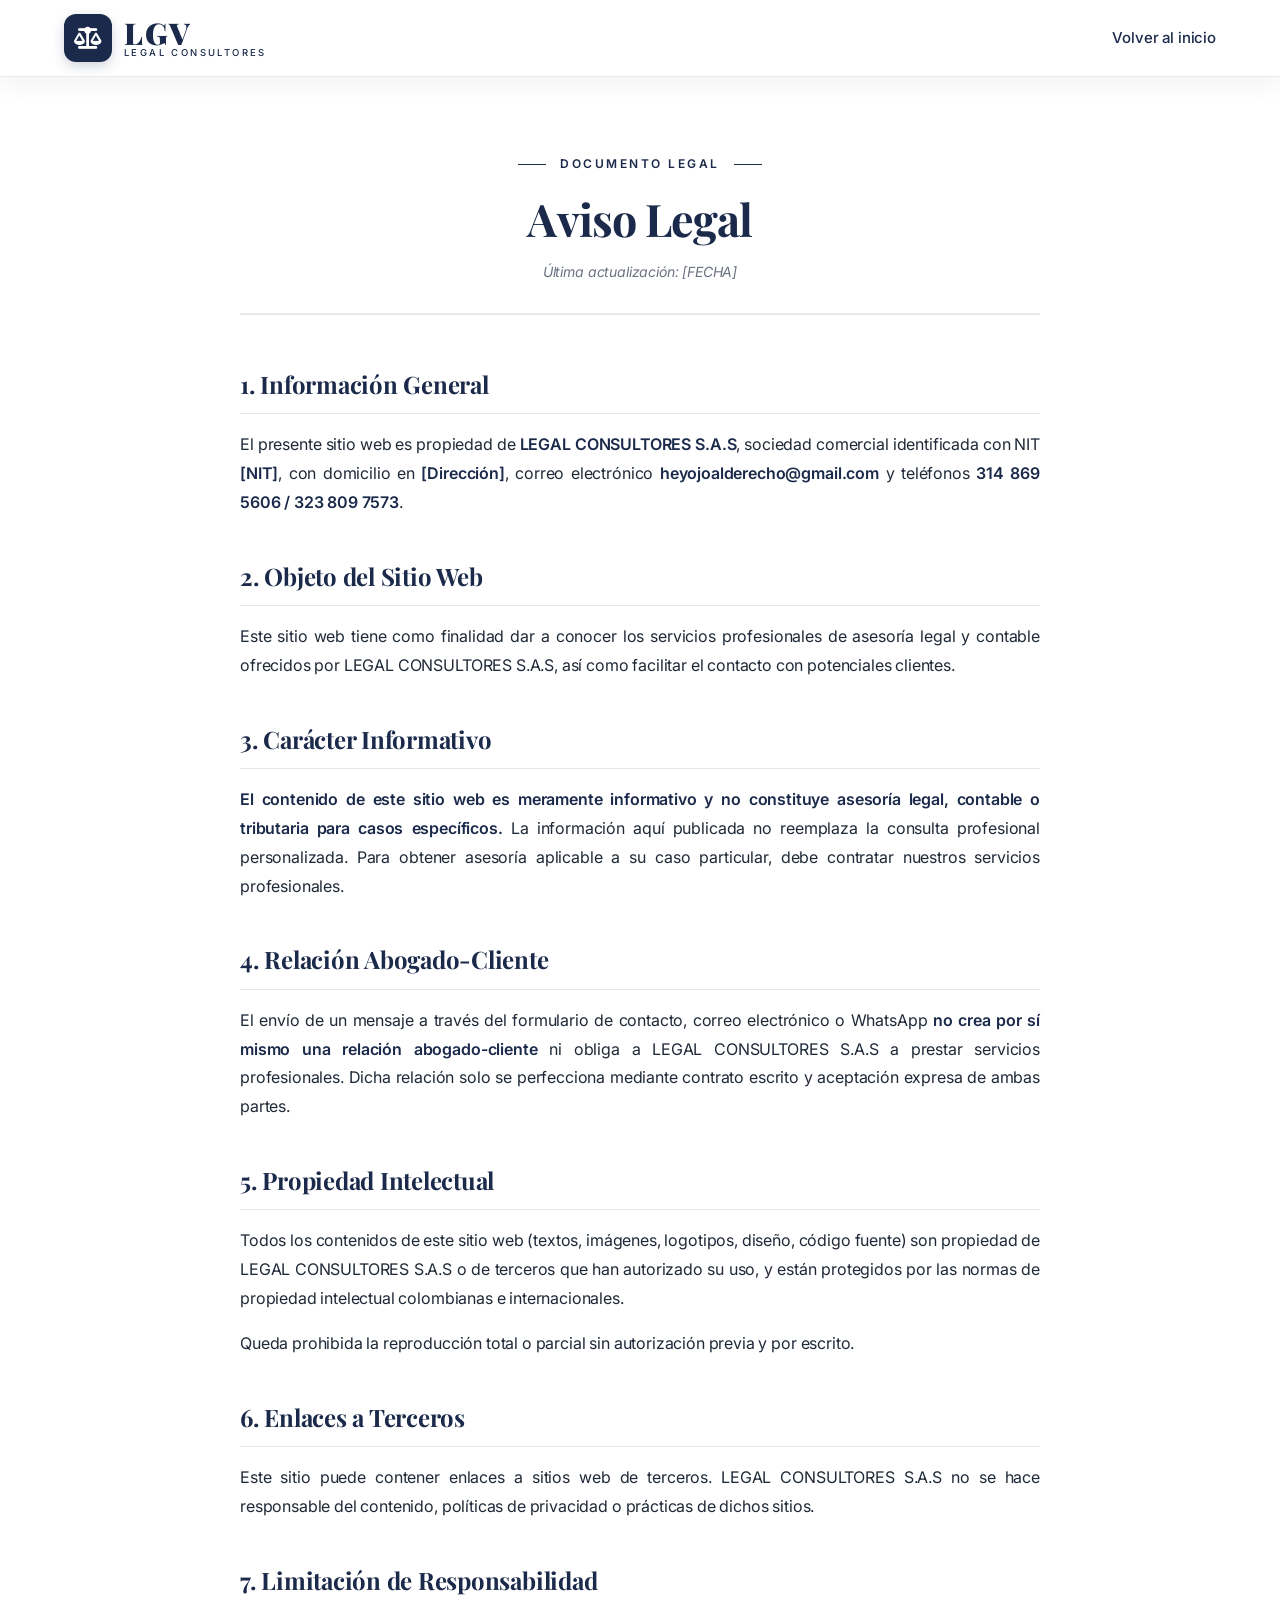
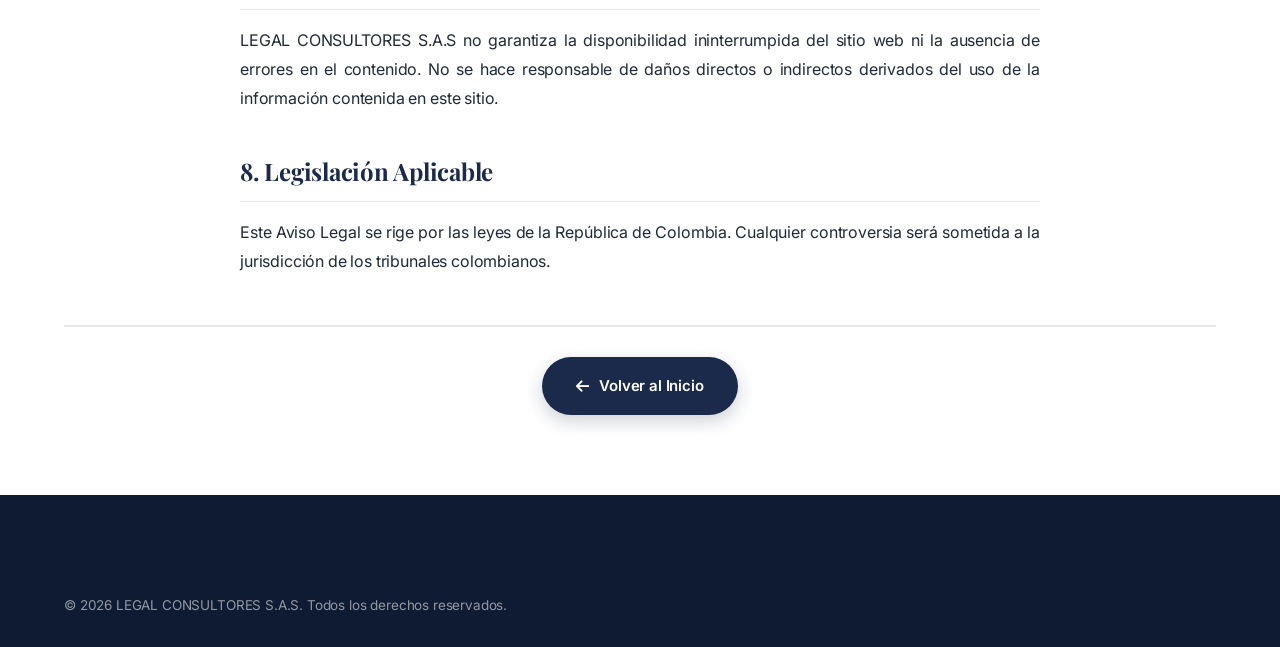
<file: aviso-legal.html>
<!DOCTYPE html>
<html lang="es">
<head>
    <meta charset="UTF-8">
    <meta name="viewport" content="width=device-width, initial-scale=1.0">
    <meta name="description" content="Aviso Legal de LEGAL CONSULTORES S.A.S">
    <title>Aviso Legal | LEGAL CONSULTORES S.A.S</title>
    <link rel="icon" type="image/svg+xml" href="favicon.svg">
    <link rel="preconnect" href="https://fonts.googleapis.com">
    <link rel="preconnect" href="https://fonts.gstatic.com" crossorigin>
    <link href="https://fonts.googleapis.com/css2?family=Playfair+Display:wght@600;700;900&family=Inter:wght@300;400;500;600;700&display=swap" rel="stylesheet">
    <link rel="stylesheet" href="https://cdnjs.cloudflare.com/ajax/libs/font-awesome/6.4.0/css/all.min.css">
    <link rel="stylesheet" href="styles.css">
</head>
<body class="legal-page">

    <header class="header header--scrolled">
        <div class="container header__container">
            <a href="index.html" class="logo">
                <span class="logo__icon"><i class="fas fa-balance-scale"></i></span>
                <div class="logo__text">
                    <span class="logo__title">LGV</span>
                    <span class="logo__subtitle">Legal Consultores</span>
                </div>
            </a>
            <nav class="nav" style="display:flex;">
                <ul class="nav__list">
                    <li><a href="index.html" class="nav__link">Volver al inicio</a></li>
                </ul>
            </nav>
        </div>
    </header>

    <main class="legal-content">
        <div class="container">
            <div class="legal-header">
                <span class="section__tag">Documento Legal</span>
                <h1 class="section__title">Aviso Legal</h1>
                <p class="legal-date">Última actualización: [FECHA]</p>
            </div>

            <div class="legal-body">
                <h2>1. Información General</h2>
                <p>
                    El presente sitio web es propiedad de <strong>LEGAL CONSULTORES S.A.S</strong>,
                    sociedad comercial identificada con NIT <strong>[NIT]</strong>, con domicilio en
                    <strong>[Dirección]</strong>, correo electrónico <strong>heyojoalderecho@gmail.com</strong>
                    y teléfonos <strong>314 869 5606 / 323 809 7573</strong>.
                </p>

                <h2>2. Objeto del Sitio Web</h2>
                <p>
                    Este sitio web tiene como finalidad dar a conocer los servicios profesionales de
                    asesoría legal y contable ofrecidos por LEGAL CONSULTORES S.A.S, así como facilitar
                    el contacto con potenciales clientes.
                </p>

                <h2>3. Carácter Informativo</h2>
                <p>
                    <strong>El contenido de este sitio web es meramente informativo y no constituye
                    asesoría legal, contable o tributaria para casos específicos.</strong> La información
                    aquí publicada no reemplaza la consulta profesional personalizada. Para obtener
                    asesoría aplicable a su caso particular, debe contratar nuestros servicios
                    profesionales.
                </p>

                <h2>4. Relación Abogado-Cliente</h2>
                <p>
                    El envío de un mensaje a través del formulario de contacto, correo electrónico o
                    WhatsApp <strong>no crea por sí mismo una relación abogado-cliente</strong> ni
                    obliga a LEGAL CONSULTORES S.A.S a prestar servicios profesionales. Dicha relación
                    solo se perfecciona mediante contrato escrito y aceptación expresa de ambas partes.
                </p>

                <h2>5. Propiedad Intelectual</h2>
                <p>
                    Todos los contenidos de este sitio web (textos, imágenes, logotipos, diseño,
                    código fuente) son propiedad de LEGAL CONSULTORES S.A.S o de terceros que han
                    autorizado su uso, y están protegidos por las normas de propiedad intelectual
                    colombianas e internacionales.
                </p>
                <p>
                    Queda prohibida la reproducción total o parcial sin autorización previa y por
                    escrito.
                </p>

                <h2>6. Enlaces a Terceros</h2>
                <p>
                    Este sitio puede contener enlaces a sitios web de terceros. LEGAL CONSULTORES
                    S.A.S no se hace responsable del contenido, políticas de privacidad o prácticas
                    de dichos sitios.
                </p>

                <h2>7. Limitación de Responsabilidad</h2>
                <p>
                    LEGAL CONSULTORES S.A.S no garantiza la disponibilidad ininterrumpida del sitio
                    web ni la ausencia de errores en el contenido. No se hace responsable de daños
                    directos o indirectos derivados del uso de la información contenida en este sitio.
                </p>

                <h2>8. Legislación Aplicable</h2>
                <p>
                    Este Aviso Legal se rige por las leyes de la República de Colombia. Cualquier
                    controversia será sometida a la jurisdicción de los tribunales colombianos.
                </p>
            </div>

            <div class="legal-actions">
                <a href="index.html" class="btn btn--primary">
                    <i class="fas fa-arrow-left"></i> Volver al Inicio
                </a>
            </div>
        </div>
    </main>

    <footer class="footer">
        <div class="container">
            <div class="footer__bottom" style="padding: 30px 0;">
                <p>&copy; <span id="year"></span> LEGAL CONSULTORES S.A.S. Todos los derechos reservados.</p>
            </div>
        </div>
    </footer>

    <script>
        document.getElementById('year').textContent = new Date().getFullYear();
    </script>
</body>
</html>
</file>
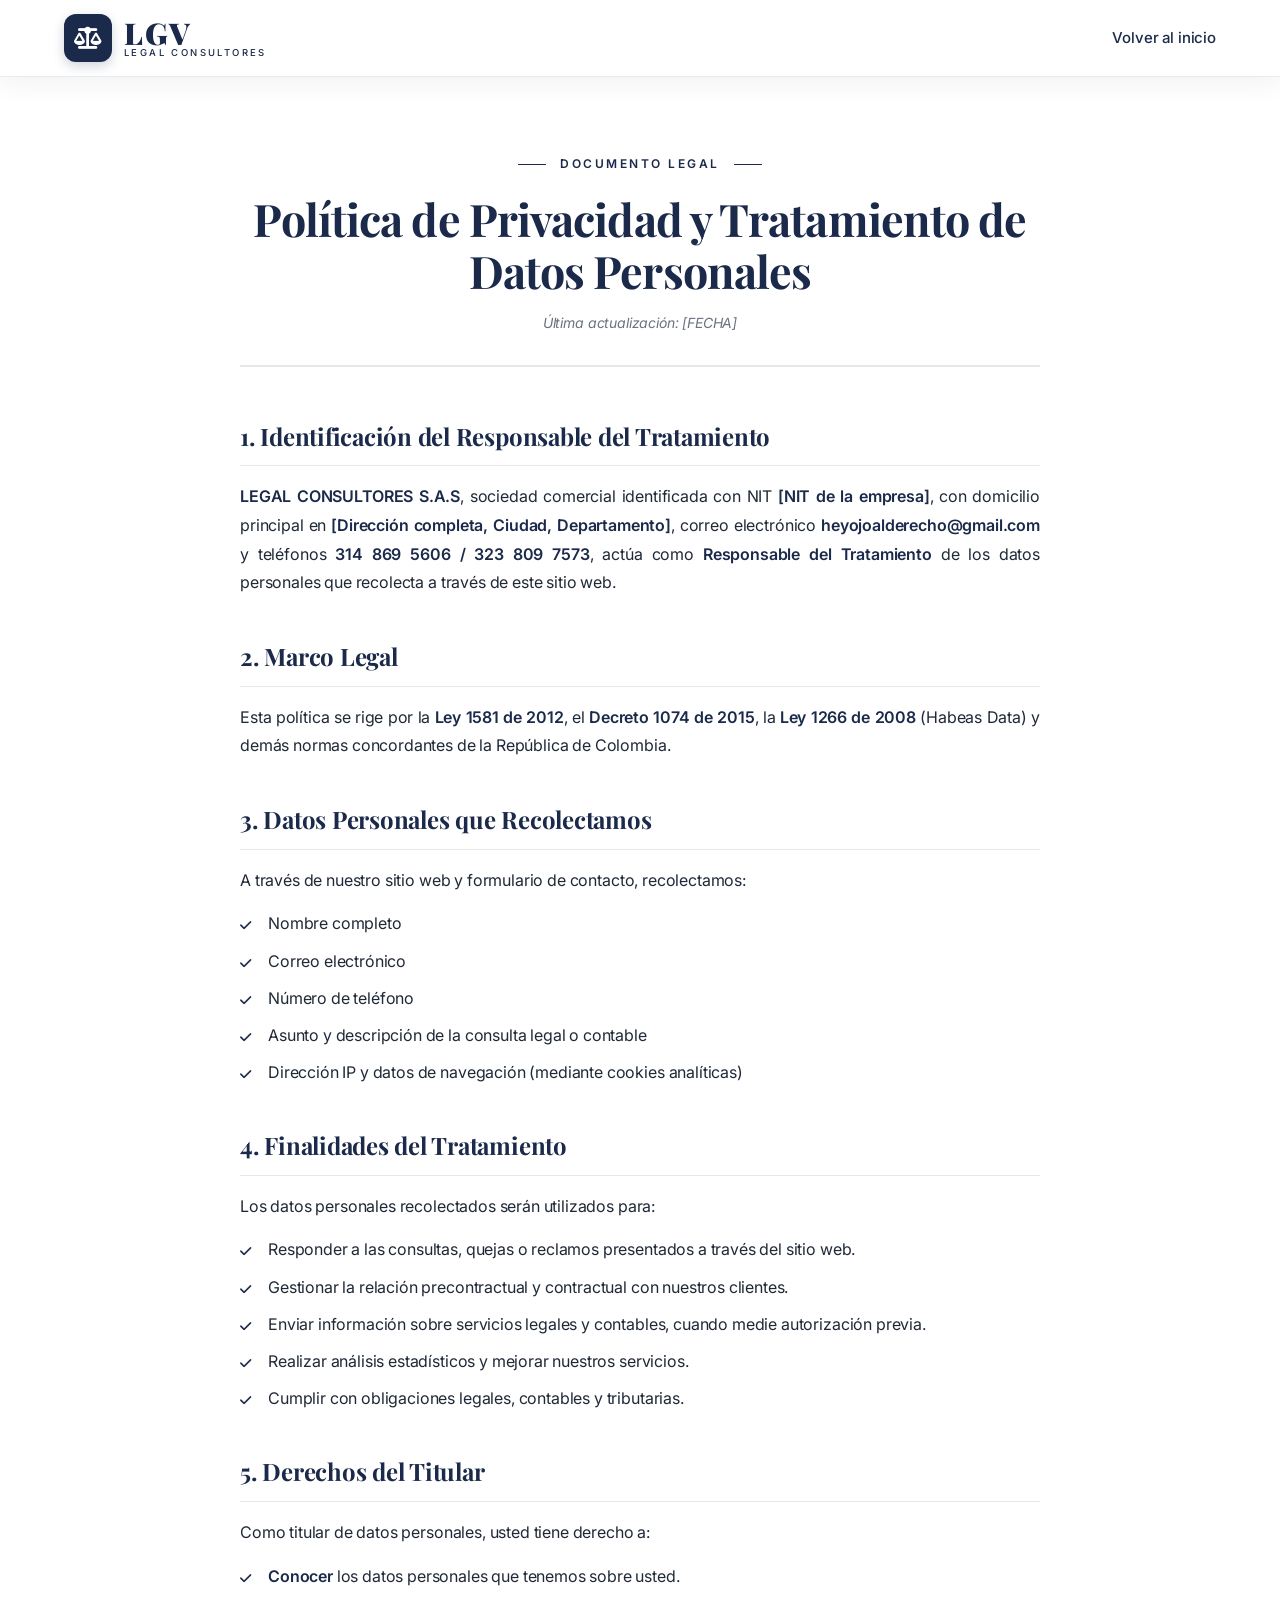
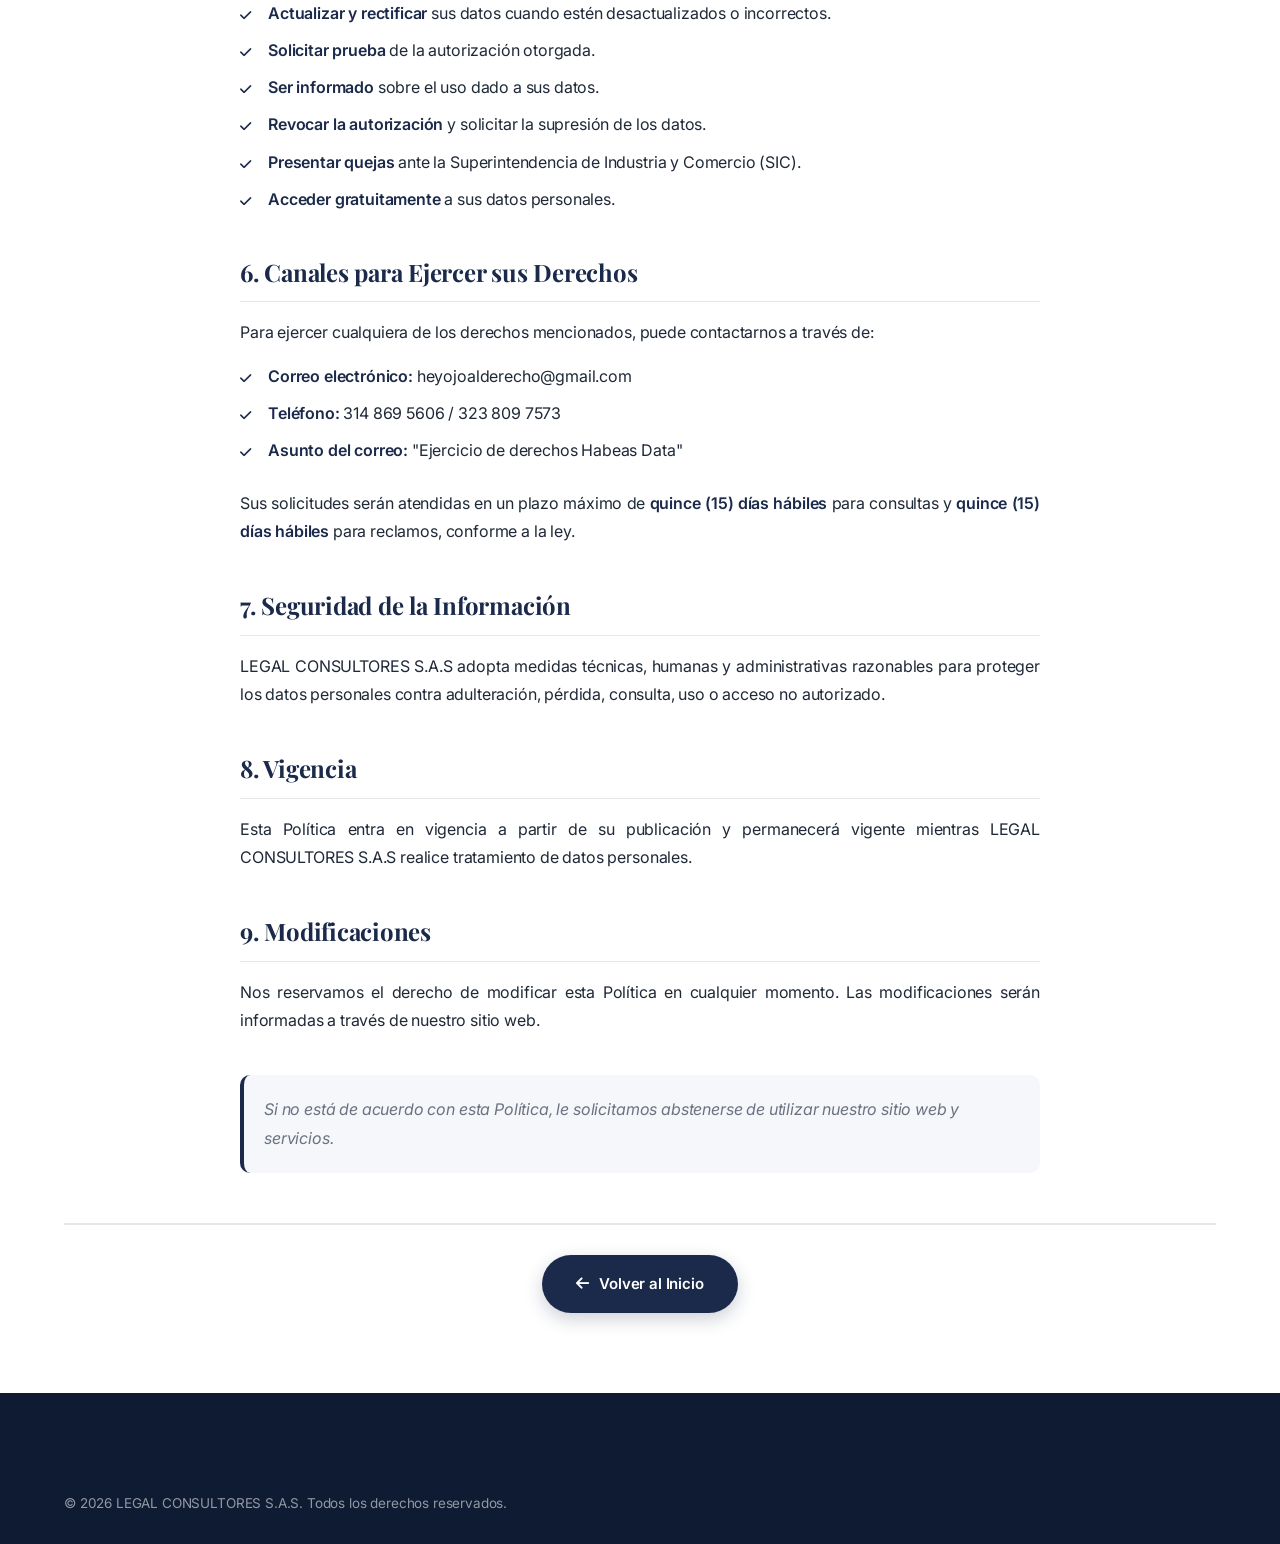
<file: politica-privacidad.html>
<!DOCTYPE html>
<html lang="es">
<head>
    <meta charset="UTF-8">
    <meta name="viewport" content="width=device-width, initial-scale=1.0">
    <meta name="description" content="Política de Privacidad y Tratamiento de Datos Personales de LEGAL CONSULTORES S.A.S">
    <title>Política de Privacidad | LEGAL CONSULTORES S.A.S</title>
    <link rel="icon" type="image/svg+xml" href="favicon.svg">
    <link rel="preconnect" href="https://fonts.googleapis.com">
    <link rel="preconnect" href="https://fonts.gstatic.com" crossorigin>
    <link href="https://fonts.googleapis.com/css2?family=Playfair+Display:wght@600;700;900&family=Inter:wght@300;400;500;600;700&display=swap" rel="stylesheet">
    <link rel="stylesheet" href="https://cdnjs.cloudflare.com/ajax/libs/font-awesome/6.4.0/css/all.min.css">
    <link rel="stylesheet" href="styles.css">
</head>
<body class="legal-page">

    <header class="header header--scrolled">
        <div class="container header__container">
            <a href="index.html" class="logo">
                <span class="logo__icon"><i class="fas fa-balance-scale"></i></span>
                <div class="logo__text">
                    <span class="logo__title">LGV</span>
                    <span class="logo__subtitle">Legal Consultores</span>
                </div>
            </a>
            <nav class="nav" style="display:flex;">
                <ul class="nav__list">
                    <li><a href="index.html" class="nav__link">Volver al inicio</a></li>
                </ul>
            </nav>
        </div>
    </header>

    <main class="legal-content">
        <div class="container">
            <div class="legal-header">
                <span class="section__tag">Documento Legal</span>
                <h1 class="section__title">Política de Privacidad y Tratamiento de Datos Personales</h1>
                <p class="legal-date">Última actualización: [FECHA]</p>
            </div>

            <div class="legal-body">
                <h2>1. Identificación del Responsable del Tratamiento</h2>
                <p>
                    <strong>LEGAL CONSULTORES S.A.S</strong>, sociedad comercial identificada con NIT
                    <strong>[NIT de la empresa]</strong>, con domicilio principal en
                    <strong>[Dirección completa, Ciudad, Departamento]</strong>, correo electrónico
                    <strong>heyojoalderecho@gmail.com</strong> y teléfonos <strong>314 869 5606 / 323 809 7573</strong>,
                    actúa como <strong>Responsable del Tratamiento</strong> de los datos personales que
                    recolecta a través de este sitio web.
                </p>

                <h2>2. Marco Legal</h2>
                <p>
                    Esta política se rige por la <strong>Ley 1581 de 2012</strong>, el
                    <strong>Decreto 1074 de 2015</strong>, la <strong>Ley 1266 de 2008</strong> (Habeas Data)
                    y demás normas concordantes de la República de Colombia.
                </p>

                <h2>3. Datos Personales que Recolectamos</h2>
                <p>A través de nuestro sitio web y formulario de contacto, recolectamos:</p>
                <ul>
                    <li>Nombre completo</li>
                    <li>Correo electrónico</li>
                    <li>Número de teléfono</li>
                    <li>Asunto y descripción de la consulta legal o contable</li>
                    <li>Dirección IP y datos de navegación (mediante cookies analíticas)</li>
                </ul>

                <h2>4. Finalidades del Tratamiento</h2>
                <p>Los datos personales recolectados serán utilizados para:</p>
                <ul>
                    <li>Responder a las consultas, quejas o reclamos presentados a través del sitio web.</li>
                    <li>Gestionar la relación precontractual y contractual con nuestros clientes.</li>
                    <li>Enviar información sobre servicios legales y contables, cuando medie autorización previa.</li>
                    <li>Realizar análisis estadísticos y mejorar nuestros servicios.</li>
                    <li>Cumplir con obligaciones legales, contables y tributarias.</li>
                </ul>

                <h2>5. Derechos del Titular</h2>
                <p>Como titular de datos personales, usted tiene derecho a:</p>
                <ul>
                    <li><strong>Conocer</strong> los datos personales que tenemos sobre usted.</li>
                    <li><strong>Actualizar y rectificar</strong> sus datos cuando estén desactualizados o incorrectos.</li>
                    <li><strong>Solicitar prueba</strong> de la autorización otorgada.</li>
                    <li><strong>Ser informado</strong> sobre el uso dado a sus datos.</li>
                    <li><strong>Revocar la autorización</strong> y solicitar la supresión de los datos.</li>
                    <li><strong>Presentar quejas</strong> ante la Superintendencia de Industria y Comercio (SIC).</li>
                    <li><strong>Acceder gratuitamente</strong> a sus datos personales.</li>
                </ul>

                <h2>6. Canales para Ejercer sus Derechos</h2>
                <p>
                    Para ejercer cualquiera de los derechos mencionados, puede contactarnos a través de:
                </p>
                <ul>
                    <li><strong>Correo electrónico:</strong> heyojoalderecho@gmail.com</li>
                    <li><strong>Teléfono:</strong> 314 869 5606 / 323 809 7573</li>
                    <li><strong>Asunto del correo:</strong> "Ejercicio de derechos Habeas Data"</li>
                </ul>
                <p>
                    Sus solicitudes serán atendidas en un plazo máximo de <strong>quince (15) días hábiles</strong>
                    para consultas y <strong>quince (15) días hábiles</strong> para reclamos, conforme a la ley.
                </p>

                <h2>7. Seguridad de la Información</h2>
                <p>
                    LEGAL CONSULTORES S.A.S adopta medidas técnicas, humanas y administrativas razonables
                    para proteger los datos personales contra adulteración, pérdida, consulta, uso o acceso
                    no autorizado.
                </p>

                <h2>8. Vigencia</h2>
                <p>
                    Esta Política entra en vigencia a partir de su publicación y permanecerá vigente mientras
                    LEGAL CONSULTORES S.A.S realice tratamiento de datos personales.
                </p>

                <h2>9. Modificaciones</h2>
                <p>
                    Nos reservamos el derecho de modificar esta Política en cualquier momento. Las
                    modificaciones serán informadas a través de nuestro sitio web.
                </p>

                <p class="legal-footer-note">
                    Si no está de acuerdo con esta Política, le solicitamos abstenerse de utilizar
                    nuestro sitio web y servicios.
                </p>
            </div>

            <div class="legal-actions">
                <a href="index.html" class="btn btn--primary">
                    <i class="fas fa-arrow-left"></i> Volver al Inicio
                </a>
            </div>
        </div>
    </main>

    <footer class="footer">
        <div class="container">
            <div class="footer__bottom" style="padding: 30px 0;">
                <p>&copy; <span id="year"></span> LEGAL CONSULTORES S.A.S. Todos los derechos reservados.</p>
            </div>
        </div>
    </footer>

    <script>
        document.getElementById('year').textContent = new Date().getFullYear();
    </script>
</body>
</html>
</file>
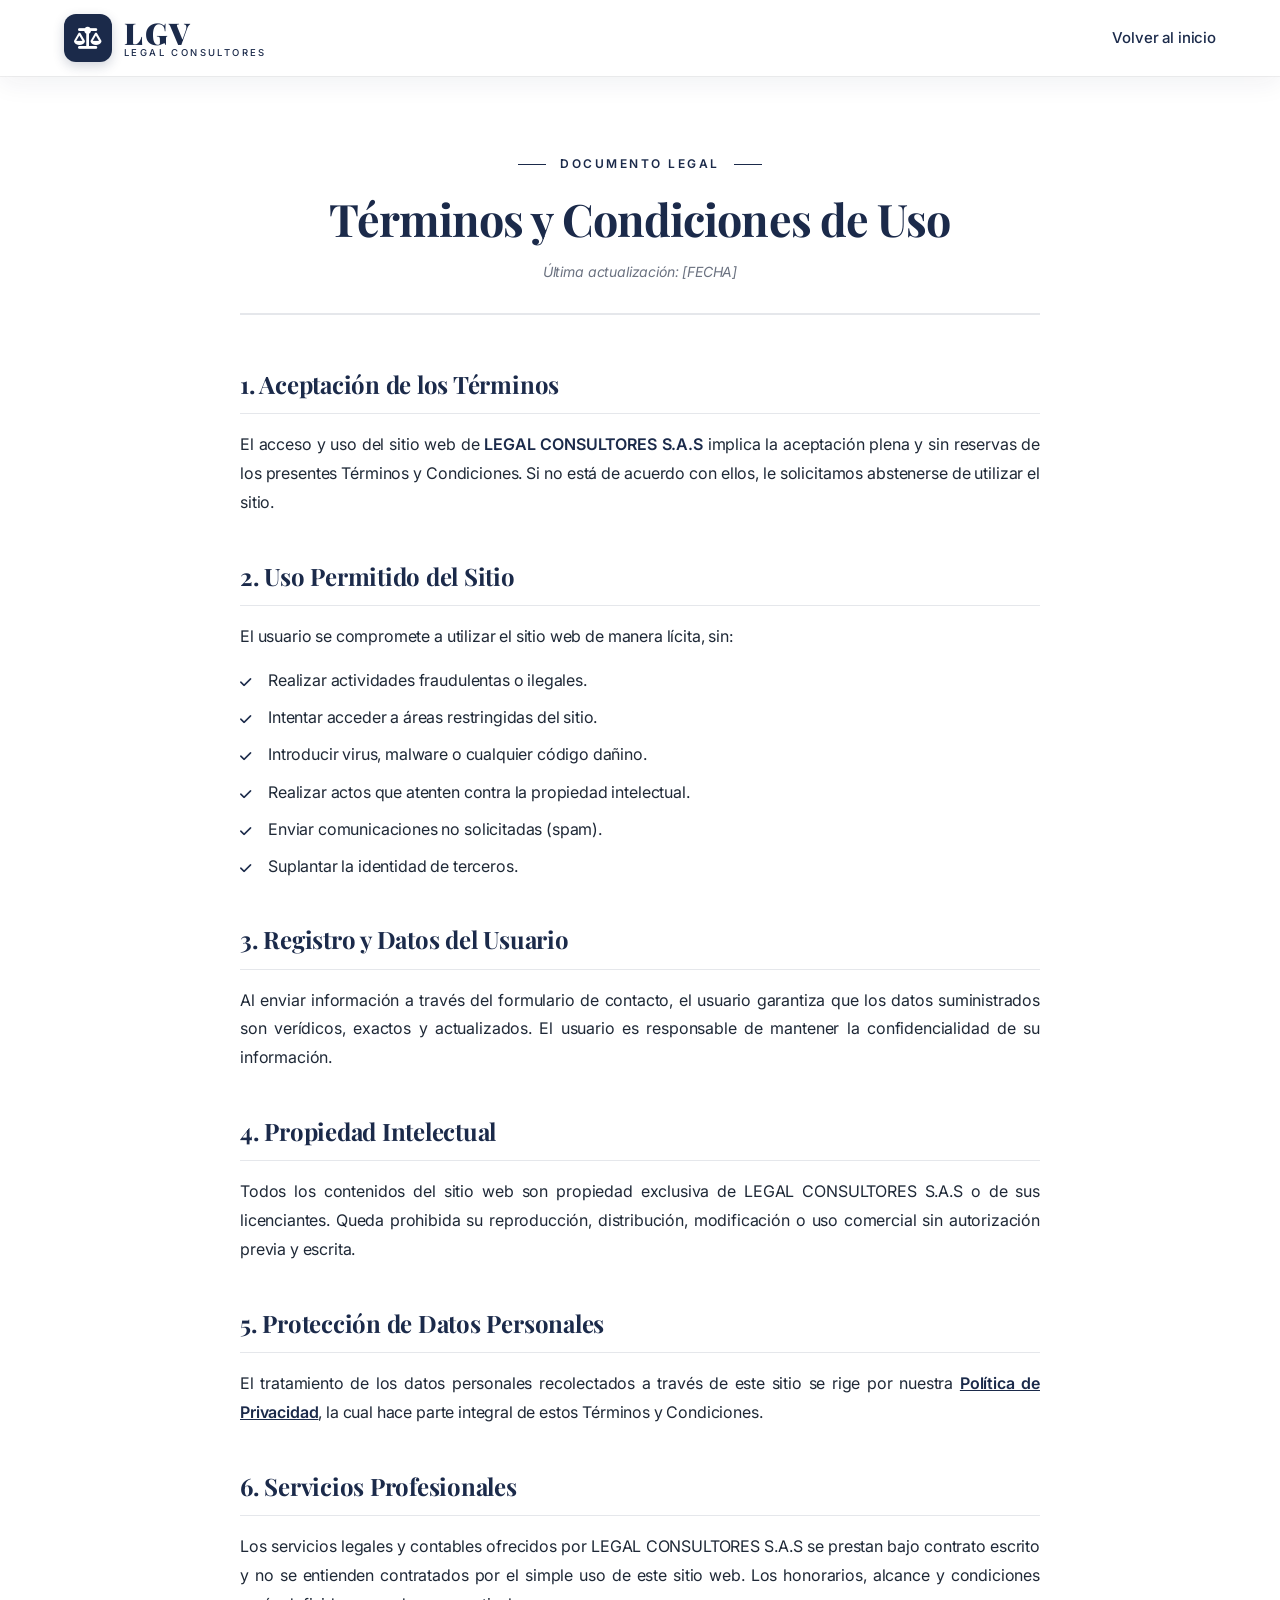
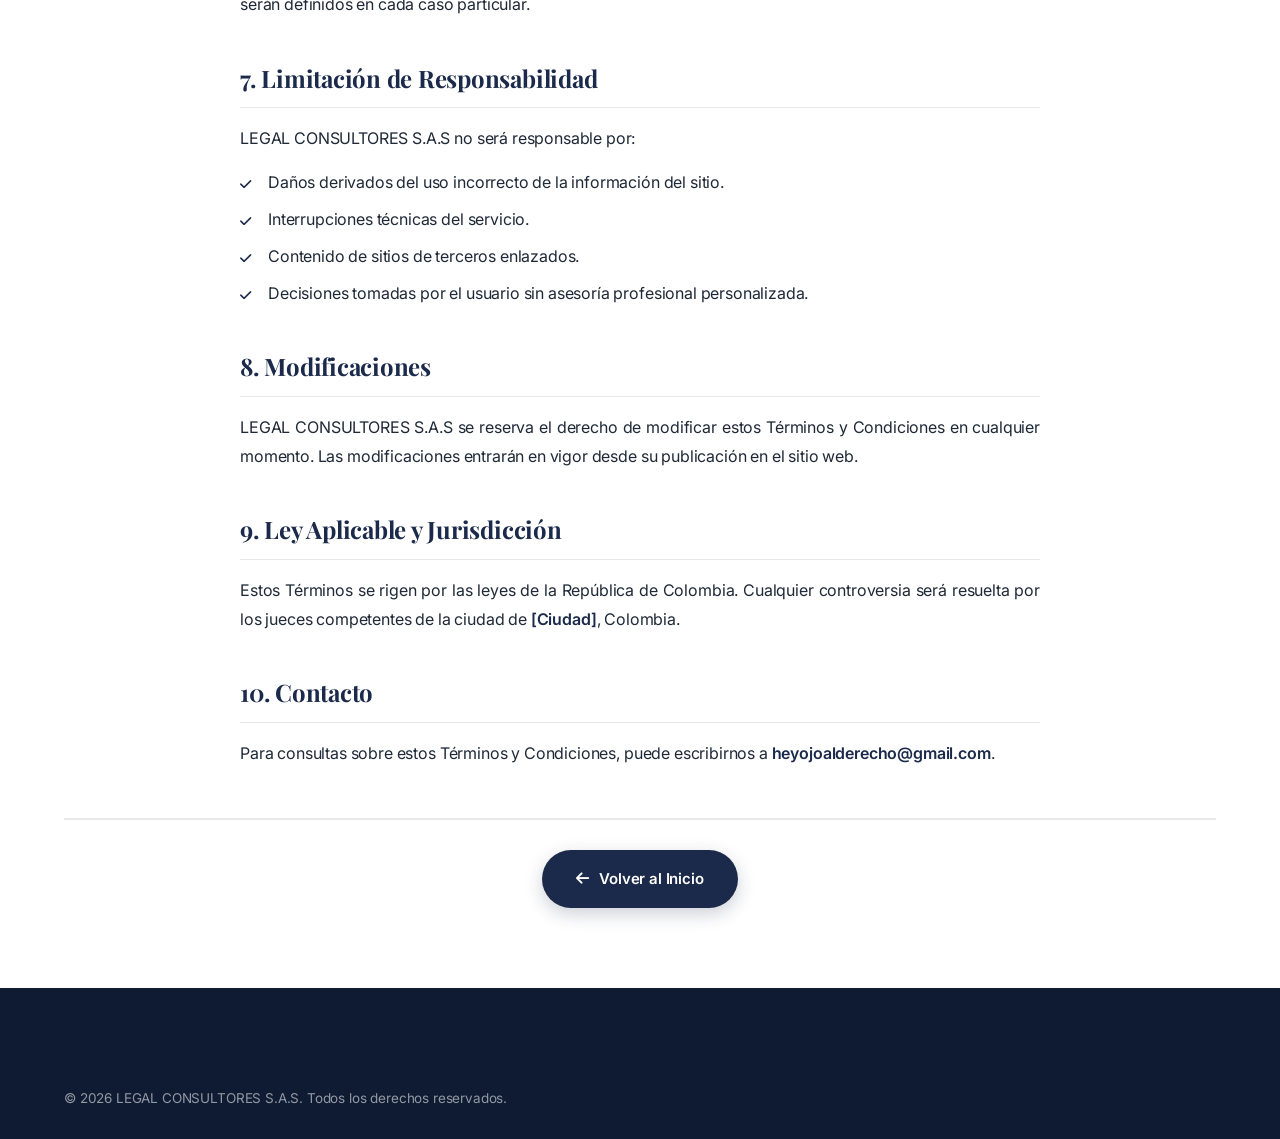
<file: terminos-condiciones.html>
<!DOCTYPE html>
<html lang="es">
<head>
    <meta charset="UTF-8">
    <meta name="viewport" content="width=device-width, initial-scale=1.0">
    <meta name="description" content="Términos y Condiciones de uso de LEGAL CONSULTORES S.A.S">
    <title>Términos y Condiciones | LEGAL CONSULTORES S.A.S</title>
    <link rel="icon" type="image/svg+xml" href="favicon.svg">
    <link rel="preconnect" href="https://fonts.googleapis.com">
    <link rel="preconnect" href="https://fonts.gstatic.com" crossorigin>
    <link href="https://fonts.googleapis.com/css2?family=Playfair+Display:wght@600;700;900&family=Inter:wght@300;400;500;600;700&display=swap" rel="stylesheet">
    <link rel="stylesheet" href="https://cdnjs.cloudflare.com/ajax/libs/font-awesome/6.4.0/css/all.min.css">
    <link rel="stylesheet" href="styles.css">
</head>
<body class="legal-page">

    <header class="header header--scrolled">
        <div class="container header__container">
            <a href="index.html" class="logo">
                <span class="logo__icon"><i class="fas fa-balance-scale"></i></span>
                <div class="logo__text">
                    <span class="logo__title">LGV</span>
                    <span class="logo__subtitle">Legal Consultores</span>
                </div>
            </a>
            <nav class="nav" style="display:flex;">
                <ul class="nav__list">
                    <li><a href="index.html" class="nav__link">Volver al inicio</a></li>
                </ul>
            </nav>
        </div>
    </header>

    <main class="legal-content">
        <div class="container">
            <div class="legal-header">
                <span class="section__tag">Documento Legal</span>
                <h1 class="section__title">Términos y Condiciones de Uso</h1>
                <p class="legal-date">Última actualización: [FECHA]</p>
            </div>

            <div class="legal-body">
                <h2>1. Aceptación de los Términos</h2>
                <p>
                    El acceso y uso del sitio web de <strong>LEGAL CONSULTORES S.A.S</strong>
                    implica la aceptación plena y sin reservas de los presentes Términos y Condiciones.
                    Si no está de acuerdo con ellos, le solicitamos abstenerse de utilizar el sitio.
                </p>

                <h2>2. Uso Permitido del Sitio</h2>
                <p>El usuario se compromete a utilizar el sitio web de manera lícita, sin:</p>
                <ul>
                    <li>Realizar actividades fraudulentas o ilegales.</li>
                    <li>Intentar acceder a áreas restringidas del sitio.</li>
                    <li>Introducir virus, malware o cualquier código dañino.</li>
                    <li>Realizar actos que atenten contra la propiedad intelectual.</li>
                    <li>Enviar comunicaciones no solicitadas (spam).</li>
                    <li>Suplantar la identidad de terceros.</li>
                </ul>

                <h2>3. Registro y Datos del Usuario</h2>
                <p>
                    Al enviar información a través del formulario de contacto, el usuario garantiza
                    que los datos suministrados son verídicos, exactos y actualizados. El usuario es
                    responsable de mantener la confidencialidad de su información.
                </p>

                <h2>4. Propiedad Intelectual</h2>
                <p>
                    Todos los contenidos del sitio web son propiedad exclusiva de LEGAL CONSULTORES
                    S.A.S o de sus licenciantes. Queda prohibida su reproducción, distribución,
                    modificación o uso comercial sin autorización previa y escrita.
                </p>

                <h2>5. Protección de Datos Personales</h2>
                <p>
                    El tratamiento de los datos personales recolectados a través de este sitio se
                    rige por nuestra <a href="politica-privacidad.html"><strong>Política de Privacidad</strong></a>,
                    la cual hace parte integral de estos Términos y Condiciones.
                </p>

                <h2>6. Servicios Profesionales</h2>
                <p>
                    Los servicios legales y contables ofrecidos por LEGAL CONSULTORES S.A.S se
                    prestan bajo contrato escrito y no se entienden contratados por el simple uso
                    de este sitio web. Los honorarios, alcance y condiciones serán definidos en
                    cada caso particular.
                </p>

                <h2>7. Limitación de Responsabilidad</h2>
                <p>
                    LEGAL CONSULTORES S.A.S no será responsable por:
                </p>
                <ul>
                    <li>Daños derivados del uso incorrecto de la información del sitio.</li>
                    <li>Interrupciones técnicas del servicio.</li>
                    <li>Contenido de sitios de terceros enlazados.</li>
                    <li>Decisiones tomadas por el usuario sin asesoría profesional personalizada.</li>
                </ul>

                <h2>8. Modificaciones</h2>
                <p>
                    LEGAL CONSULTORES S.A.S se reserva el derecho de modificar estos Términos y
                    Condiciones en cualquier momento. Las modificaciones entrarán en vigor desde
                    su publicación en el sitio web.
                </p>

                <h2>9. Ley Aplicable y Jurisdicción</h2>
                <p>
                    Estos Términos se rigen por las leyes de la República de Colombia. Cualquier
                    controversia será resuelta por los jueces competentes de la ciudad de
                    <strong>[Ciudad]</strong>, Colombia.
                </p>

                <h2>10. Contacto</h2>
                <p>
                    Para consultas sobre estos Términos y Condiciones, puede escribirnos a
                    <strong>heyojoalderecho@gmail.com</strong>.
                </p>
            </div>

            <div class="legal-actions">
                <a href="index.html" class="btn btn--primary">
                    <i class="fas fa-arrow-left"></i> Volver al Inicio
                </a>
            </div>
        </div>
    </main>

    <footer class="footer">
        <div class="container">
            <div class="footer__bottom" style="padding: 30px 0;">
                <p>&copy; <span id="year"></span> LEGAL CONSULTORES S.A.S. Todos los derechos reservados.</p>
            </div>
        </div>
    </footer>

    <script>
        document.getElementById('year').textContent = new Date().getFullYear();
    </script>
</body>
</html>
</file>
<file: styles.css>
/* ============================================
   LEGAL CONSULTORES S.A.S - Stylesheet
   Paleta: Azul + Blanco + Gris
   Fuentes: Apple System Fonts (SF Pro)
   ============================================ */

/* ===== VARIABLES ===== */
:root {
    /* ===== AZULES ===== */
    --color-primary: #1B2A4A;
    --color-primary-dark: #0F1B33;
    --color-primary-light: #2C4170;
    --color-primary-lighter: #4A6699;
    --color-primary-soft: #A8B8D4;
    --color-primary-pale: #E5EAF2;

    /* ===== ACENTO ===== */
    --color-accent: #4A6699;
    --color-accent-light: #A8B8D4;

    /* ===== TEXTOS ===== */
    --color-text: #1F2937;
    --color-text-light: #6B7280;
    --color-text-lighter: #9CA3AF;

    /* ===== FONDOS ===== */
    --color-bg: #FFFFFF;
    --color-bg-alt: #F5F7FA;
    --color-bg-alt2: #EEF2F7;
    --color-border: #E5E7EB;
    --color-white: #FFFFFF;

    /* ===== SOMBRAS ===== */
    --shadow-sm: 0 2px 8px rgba(27, 42, 74, 0.06);
    --shadow-md: 0 8px 24px rgba(27, 42, 74, 0.10);
    --shadow-lg: 0 20px 50px rgba(27, 42, 74, 0.18);

    /* ===== FUENTES APPLE SYSTEM ===== */
    --font-heading: 'Playfair Display', 'New York', Georgia, 'Times New Roman', serif;
    --font-body: -apple-system, BlinkMacSystemFont, 'SF Pro Text', 'SF Pro Display', 'Helvetica Neue', 'Inter', sans-serif;
    --font-ui: -apple-system, BlinkMacSystemFont, 'SF Pro Text', 'Helvetica Neue', 'Inter', sans-serif;

    /* ===== RADIOS ===== */
    --radius-sm: 10px;
    --radius-md: 16px;
    --radius-lg: 24px;

    /* ===== TRANSICIONES ===== */
    --transition: all 0.3s cubic-bezier(0.4, 0, 0.2, 1);
    --transition-smooth: all 0.5s cubic-bezier(0.16, 1, 0.3, 1);
    --container: 1200px;
}

/* ===== RESET ===== */
*, *::before, *::after {
    box-sizing: border-box;
    margin: 0;
    padding: 0;
}

html {
    scroll-behavior: smooth;
    scroll-padding-top: 90px;
    overflow-x: hidden;
    width: 100%;
    max-width: 100%;
    -webkit-text-size-adjust: 100%;
}

body {
    font-family: var(--font-body);
    font-size: 16px;
    line-height: 1.6;
    color: var(--color-text);
    background: var(--color-bg);
    -webkit-font-smoothing: antialiased;
    -moz-osx-font-smoothing: grayscale;
    overflow-x: hidden;
    width: 100%;
    max-width: 100%;
    position: relative;
    letter-spacing: -0.01em;
}

img { max-width: 100%; height: auto; display: block; }
a { text-decoration: none; color: inherit; transition: var(--transition); }
ul { list-style: none; }
button { cursor: pointer; border: none; background: none; font-family: inherit; }

/* ===== UTILIDADES ===== */
.container {
    width: 100%;
    max-width: var(--container);
    margin: 0 auto;
    padding: 0 24px;
}

.section {
    padding: 110px 0;
    position: relative;
    overflow: hidden;
}

.section__header {
    text-align: center;
    max-width: 700px;
    margin: 0 auto 70px;
    opacity: 0;
    transform: translateY(24px);
    transition: opacity 0.9s cubic-bezier(0.16, 1, 0.3, 1), transform 0.9s cubic-bezier(0.16, 1, 0.3, 1);
}

.section__header.visible {
    opacity: 1;
    transform: translateY(0);
}

.section__tag {
    display: inline-block;
    font-size: 12px;
    font-weight: 600;
    letter-spacing: 2.5px;
    text-transform: uppercase;
    color: var(--color-primary);
    margin-bottom: 16px;
    position: relative;
    padding: 0 22px;
}

.section__tag::before,
.section__tag::after {
    content: '';
    position: absolute;
    top: 50%;
    width: 28px;
    height: 1.5px;
    background: var(--color-primary);
}

.section__tag::before { left: -20px; }
.section__tag::after { right: -20px; }

.section__tag--light { color: var(--color-white); }
.section__tag--light::before,
.section__tag--light::after { background: var(--color-white); }

.section__title {
    font-family: var(--font-heading);
    font-size: clamp(2rem, 4vw, 2.8rem);
    font-weight: 700;
    color: var(--color-primary);
    line-height: 1.15;
    margin-bottom: 16px;
    letter-spacing: -0.02em;
}

.section__title--light { color: var(--color-white); }

.section__subtitle {
    font-size: 1.05rem;
    color: var(--color-text-light);
    line-height: 1.65;
    letter-spacing: -0.005em;
}

.section__subtitle--light { color: rgba(255, 255, 255, 0.85); }

.highlight { color: var(--color-white); }

/* ===== BOTONES ===== */
.btn {
    display: inline-flex;
    align-items: center;
    justify-content: center;
    gap: 10px;
    padding: 15px 32px;
    font-size: 15px;
    font-weight: 600;
    font-family: var(--font-ui);
    border-radius: 50px;
    transition: var(--transition);
    cursor: pointer;
    border: 2px solid transparent;
    white-space: nowrap;
    text-align: center;
    letter-spacing: -0.01em;
}

.btn--primary {
    background: var(--color-primary);
    color: var(--color-white);
    box-shadow: 0 6px 18px rgba(27, 42, 74, 0.22);
}

.btn--primary:hover {
    background: var(--color-primary-light);
    color: var(--color-white);
    transform: translateY(-2px);
    box-shadow: 0 10px 28px rgba(27, 42, 74, 0.32);
}

.btn--outline {
    background: transparent;
    color: var(--color-white);
    border-color: rgba(255, 255, 255, 0.6);
}

.btn--outline:hover {
    background: var(--color-white);
    color: var(--color-primary);
    border-color: var(--color-white);
    transform: translateY(-2px);
}

.btn--block { width: 100%; }

/* ===== HEADER ===== */
.header {
    position: fixed;
    top: 0;
    left: 0;
    right: 0;
    z-index: 1000;
    padding: 20px 0;
    transition: var(--transition);
    background: transparent;
    width: 100%;
}

.header--scrolled {
    background: rgba(255, 255, 255, 0.85);
    backdrop-filter: saturate(180%) blur(20px);
    -webkit-backdrop-filter: saturate(180%) blur(20px);
    box-shadow: 0 1px 0 rgba(0, 0, 0, 0.05), 0 8px 24px rgba(27, 42, 74, 0.06);
    padding: 14px 0;
}

.header__container {
    display: flex;
    align-items: center;
    justify-content: space-between;
    gap: 30px;
}

/* ===== LOGO ===== */
.logo {
    display: flex;
    align-items: center;
    gap: 12px;
    z-index: 10;
    flex-shrink: 0;
}

.logo__icon {
    display: flex;
    align-items: center;
    justify-content: center;
    width: 48px;
    height: 48px;
    background: var(--color-white);
    color: var(--color-primary);
    border-radius: 12px;
    font-size: 22px;
    transition: var(--transition);
    flex-shrink: 0;
    box-shadow: 0 4px 12px rgba(0, 0, 0, 0.08);
}

.header--scrolled .logo__icon {
    background: var(--color-primary);
    color: var(--color-white);
    box-shadow: 0 4px 12px rgba(27, 42, 74, 0.2);
}

.logo__text {
    display: inline-flex;
    flex-direction: column;
    align-items: stretch;
    line-height: 1;
    gap: 0;
}

.logo__title {
    font-family: var(--font-heading);
    font-size: 30px;
    font-weight: 900;
    color: var(--color-white);
    letter-spacing: 1.5px;
    line-height: 1;
    transition: var(--transition);
    text-align: left;
    display: block;
}

.logo__divider {
    display: block;
    width: 100%;
    height: 2px;
    background: var(--color-white);
    margin: 5px 0;
    transition: var(--transition);
    border-radius: 1px;
}

.logo__subtitle {
    font-family: var(--font-ui);
    font-size: 9.5px;
    font-weight: 500;
    letter-spacing: 2.4px;
    text-transform: uppercase;
    color: var(--color-white);
    line-height: 1;
    transition: var(--transition);
    text-align: justify;
    display: block;
    width: 100%;
    /* Distribuye las letras para ocupar exactamente el ancho de LGV */
    text-align-last: justify;
}

.header--scrolled .logo__title { color: var(--color-primary); }
.header--scrolled .logo__divider { background: var(--color-primary); }
.header--scrolled .logo__subtitle { color: var(--color-primary); }

/* ===== NAVEGACIÓN ===== */
.nav {
    display: flex;
    align-items: center;
    gap: 40px;
}

.nav__list {
    display: flex;
    gap: 32px;
}

.nav__link {
    font-size: 15px;
    font-weight: 500;
    font-family: var(--font-ui);
    color: rgba(255, 255, 255, 0.95);
    position: relative;
    padding: 4px 0;
    letter-spacing: -0.01em;
}

.nav__link::after {
    content: '';
    position: absolute;
    bottom: -4px;
    left: 0;
    width: 0;
    height: 2px;
    background: var(--color-white);
    transition: width 0.3s cubic-bezier(0.16, 1, 0.3, 1);
    border-radius: 1px;
}

.nav__link:hover::after { width: 100%; }
.nav__link:hover { color: var(--color-white); }

.header--scrolled .nav__link { color: var(--color-primary); }
.header--scrolled .nav__link::after { background: var(--color-primary); }
.header--scrolled .nav__link:hover { color: var(--color-primary-light); }

.nav__cta {
    padding: 11px 22px;
    font-size: 14px;
    background: var(--color-white);
    color: var(--color-primary);
    font-weight: 600;
}

.nav__cta:hover {
    background: var(--color-primary-pale);
    color: var(--color-primary);
    transform: translateY(-1px);
}

.header--scrolled .nav__cta {
    background: var(--color-primary);
    color: var(--color-white);
}

.header--scrolled .nav__cta:hover {
    background: var(--color-primary-light);
    color: var(--color-white);
}

/* Toggle móvil */
.nav-toggle {
    display: none;
    flex-direction: column;
    justify-content: space-between;
    width: 28px;
    height: 20px;
    z-index: 1010;
    position: relative;
}

.nav-toggle span {
    display: block;
    height: 2.5px;
    width: 100%;
    background: var(--color-white);
    border-radius: 3px;
    transition: var(--transition);
}

.header--scrolled .nav-toggle span { background: var(--color-primary); }
.nav-toggle--active span { background: var(--color-primary) !important; }
.nav-toggle--active span:nth-child(1) { transform: translateY(8.75px) rotate(45deg); }
.nav-toggle--active span:nth-child(2) { opacity: 0; }
.nav-toggle--active span:nth-child(3) { transform: translateY(-8.75px) rotate(-45deg); }

/* Overlay */
.nav-overlay {
    position: fixed;
    inset: 0;
    background: rgba(15, 27, 51, 0.5);
    backdrop-filter: blur(6px);
    -webkit-backdrop-filter: blur(6px);
    opacity: 0;
    visibility: hidden;
    transition: var(--transition);
    z-index: 998;
}

.nav-overlay--visible {
    opacity: 1;
    visibility: visible;
}

/* ===== HERO ===== */
.hero {
    position: relative;
    min-height: 100vh;
    display: flex;
    align-items: center;
    background: url('https://images.unsplash.com/photo-1589829545856-d10d557cf95f?w=1920&q=80') center 30% / cover no-repeat;
    padding: 140px 0 80px;
    overflow: hidden;
    width: 100%;
}

.hero__overlay {
    position: absolute;
    inset: 0;
    background: linear-gradient(135deg, rgba(15, 27, 51, 0.95) 0%, rgba(27, 42, 74, 0.88) 50%, rgba(27, 42, 74, 0.78) 100%);
}

.hero__container {
    position: relative;
    z-index: 2;
}

.hero__content {
    max-width: 800px;
}

.hero__badge {
    display: inline-flex;
    align-items: center;
    gap: 8px;
    padding: 8px 18px;
    background: rgba(255, 255, 255, 0.12);
    border: 1px solid rgba(255, 255, 255, 0.28);
    border-radius: 50px;
    color: var(--color-white);
    font-size: 13px;
    font-weight: 500;
    font-family: var(--font-ui);
    margin-bottom: 28px;
    backdrop-filter: blur(20px);
    -webkit-backdrop-filter: blur(20px);
    opacity: 0;
    animation: fadeInUp 0.8s cubic-bezier(0.16, 1, 0.3, 1) 0.2s forwards;
}

.hero__title {
    font-family: var(--font-heading);
    font-size: clamp(2.3rem, 5.5vw, 4rem);
    font-weight: 900;
    color: var(--color-white);
    line-height: 1.15;
    margin-bottom: 24px;
    letter-spacing: -0.025em;
    opacity: 0;
    animation: fadeInUp 0.9s cubic-bezier(0.16, 1, 0.3, 1) 0.35s forwards;
}

.hero__subtitle {
    font-size: 1.15rem;
    color: rgba(255, 255, 255, 0.9);
    line-height: 1.65;
    margin-bottom: 40px;
    max-width: 620px;
    opacity: 0;
    animation: fadeInUp 0.9s cubic-bezier(0.16, 1, 0.3, 1) 0.5s forwards;
}

.hero__buttons {
    display: flex;
    gap: 16px;
    flex-wrap: wrap;
    margin-bottom: 60px;
    opacity: 0;
    animation: fadeInUp 0.9s cubic-bezier(0.16, 1, 0.3, 1) 0.65s forwards;
}

.hero__stats {
    display: grid;
    grid-template-columns: repeat(3, 1fr);
    gap: 30px;
    max-width: 640px;
    padding-top: 40px;
    border-top: 1px solid rgba(255, 255, 255, 0.2);
    opacity: 0;
    animation: fadeInUp 0.9s cubic-bezier(0.16, 1, 0.3, 1) 0.8s forwards;
}

.stat__number {
    display: block;
    font-family: var(--font-heading);
    font-size: 2.2rem;
    font-weight: 900;
    color: var(--color-white);
    line-height: 1;
    margin-bottom: 8px;
    letter-spacing: -0.02em;
}

.stat__label {
    font-size: 13px;
    color: rgba(255, 255, 255, 0.85);
    letter-spacing: 0.3px;
    font-family: var(--font-ui);
}

@keyframes fadeInUp {
    from {
        opacity: 0;
        transform: translateY(24px);
    }
    to {
        opacity: 1;
        transform: translateY(0);
    }
}

/* ===== ABOUT ===== */
.about { background: var(--color-bg); }

.about__grid {
    display: grid;
    grid-template-columns: 1.1fr 1fr;
    gap: 70px;
    align-items: center;
}

.about__content {
    opacity: 0;
    transform: translateX(-30px);
    transition: opacity 1s cubic-bezier(0.16, 1, 0.3, 1), transform 1s cubic-bezier(0.16, 1, 0.3, 1);
}

.about__content.visible {
    opacity: 1;
    transform: translateX(0);
}

.about__text {
    color: var(--color-text-light);
    margin-bottom: 20px;
    font-size: 1.02rem;
    line-height: 1.75;
}

.about__text strong { color: var(--color-primary); font-weight: 600; }

.about__features {
    display: grid;
    grid-template-columns: repeat(2, 1fr);
    gap: 14px;
    margin: 30px 0 36px;
}

.about__features li {
    display: flex;
    align-items: center;
    gap: 10px;
    font-size: 15px;
    font-weight: 500;
    color: var(--color-primary);
    font-family: var(--font-ui);
}

.about__features i { color: var(--color-primary-lighter); font-size: 18px; }

.about__image {
    position: relative;
    opacity: 0;
    transform: translateX(30px);
    transition: opacity 1s cubic-bezier(0.16, 1, 0.3, 1), transform 1s cubic-bezier(0.16, 1, 0.3, 1);
}

.about__image.visible {
    opacity: 1;
    transform: translateX(0);
}

.about__image-wrapper {
    position: relative;
    border-radius: var(--radius-lg);
    overflow: hidden;
    box-shadow: var(--shadow-lg);
}

.about__image-wrapper img {
    width: 100%;
    height: 520px;
    object-fit: cover;
    transition: transform 0.8s cubic-bezier(0.16, 1, 0.3, 1);
}

.about__image-wrapper:hover img { transform: scale(1.04); }

.about__badge {
    position: absolute;
    bottom: 24px;
    left: 24px;
    display: flex;
    align-items: center;
    gap: 14px;
    background: rgba(255, 255, 255, 0.95);
    backdrop-filter: blur(20px);
    -webkit-backdrop-filter: blur(20px);
    padding: 16px 22px;
    border-radius: var(--radius-md);
    box-shadow: 0 10px 30px rgba(0, 0, 0, 0.15);
}

.about__badge i {
    font-size: 30px;
    color: var(--color-primary);
}

.about__badge strong {
    display: block;
    font-family: var(--font-heading);
    font-size: 22px;
    color: var(--color-primary);
    line-height: 1;
}

.about__badge span {
    font-size: 13px;
    color: var(--color-text-light);
    font-family: var(--font-ui);
}

/* ===== SERVICIOS ===== */
.services { background: var(--color-bg-alt); }

.services__grid {
    display: grid;
    grid-template-columns: repeat(auto-fit, minmax(310px, 1fr));
    gap: 28px;
}

.service-card {
    background: var(--color-white);
    border-radius: var(--radius-md);
    overflow: hidden;
    box-shadow: 0 2px 12px rgba(27, 42, 74, 0.06);
    transition: transform 0.5s cubic-bezier(0.16, 1, 0.3, 1),
                box-shadow 0.5s cubic-bezier(0.16, 1, 0.3, 1),
                opacity 0.8s cubic-bezier(0.16, 1, 0.3, 1);
    position: relative;
    opacity: 0;
    transform: translateY(30px);
    display: flex;
    flex-direction: column;
}

.service-card.visible {
    opacity: 1;
    transform: translateY(0);
}

.service-card:hover {
    transform: translateY(-6px);
    box-shadow: 0 20px 40px rgba(27, 42, 74, 0.14);
}

.service-card__image {
    position: relative;
    width: 100%;
    height: 180px;
    overflow: hidden;
}

.service-card__image img {
    width: 100%;
    height: 100%;
    object-fit: cover;
    transition: transform 0.7s cubic-bezier(0.16, 1, 0.3, 1);
}

.service-card:hover .service-card__image img {
    transform: scale(1.08);
}

.service-card__image::after {
    content: '';
    position: absolute;
    inset: 0;
    background: linear-gradient(180deg, rgba(27, 42, 74, 0.15) 0%, rgba(27, 42, 74, 0.55) 100%);
}

.service-card__icon {
    position: absolute;
    bottom: -24px;
    left: 24px;
    display: flex;
    align-items: center;
    justify-content: center;
    width: 56px;
    height: 56px;
    background: var(--color-primary);
    color: var(--color-white);
    border-radius: 14px;
    font-size: 22px;
    z-index: 2;
    box-shadow: 0 8px 20px rgba(27, 42, 74, 0.3);
    transition: transform 0.4s cubic-bezier(0.16, 1, 0.3, 1), background 0.4s ease;
}

.service-card:hover .service-card__icon {
    background: var(--color-primary-light);
    transform: rotate(-6deg) scale(1.05);
}

.service-card__body {
    padding: 44px 28px 32px;
    flex: 1;
    display: flex;
    flex-direction: column;
}

.service-card__title {
    font-family: var(--font-heading);
    font-size: 1.3rem;
    font-weight: 700;
    color: var(--color-primary);
    margin-bottom: 10px;
    letter-spacing: -0.01em;
}

.service-card__text {
    color: var(--color-text-light);
    font-size: 15px;
    line-height: 1.65;
}

/* ===== VALORES ===== */
.values {
    background: linear-gradient(135deg, var(--color-primary) 0%, var(--color-primary-dark) 100%);
    position: relative;
    overflow: hidden;
}

.values::before {
    content: '';
    position: absolute;
    top: -150px;
    right: -150px;
    width: 500px;
    height: 500px;
    background: radial-gradient(circle, rgba(255, 255, 255, 0.07) 0%, transparent 70%);
    border-radius: 50%;
    pointer-events: none;
}

.values::after {
    content: '';
    position: absolute;
    bottom: -150px;
    left: -150px;
    width: 500px;
    height: 500px;
    background: radial-gradient(circle, rgba(255, 255, 255, 0.05) 0%, transparent 70%);
    border-radius: 50%;
    pointer-events: none;
}

.values .container { position: relative; z-index: 2; }

.values__grid {
    display: grid;
    grid-template-columns: repeat(auto-fit, minmax(200px, 1fr));
    gap: 22px;
}

.value-card {
    text-align: center;
    padding: 40px 22px;
    background: rgba(255, 255, 255, 0.06);
    border: 1px solid rgba(255, 255, 255, 0.1);
    border-radius: var(--radius-md);
    backdrop-filter: blur(20px);
    -webkit-backdrop-filter: blur(20px);
    transition: background 0.4s ease, border-color 0.4s ease,
                transform 0.5s cubic-bezier(0.16, 1, 0.3, 1),
                opacity 0.8s cubic-bezier(0.16, 1, 0.3, 1);
    opacity: 0;
    transform: translateY(30px);
}

.value-card.visible {
    opacity: 1;
    transform: translateY(0);
}

.value-card:hover {
    background: rgba(255, 255, 255, 0.12);
    border-color: rgba(255, 255, 255, 0.25);
    transform: translateY(-6px);
}

.value-card__icon {
    display: inline-flex;
    align-items: center;
    justify-content: center;
    width: 64px;
    height: 64px;
    background: rgba(255, 255, 255, 0.12);
    color: var(--color-white);
    border-radius: 50%;
    font-size: 24px;
    margin-bottom: 20px;
    transition: var(--transition);
}

.value-card:hover .value-card__icon {
    background: var(--color-white);
    color: var(--color-primary);
    transform: scale(1.08) rotate(6deg);
}

.value-card h3 {
    font-family: var(--font-heading);
    font-size: 1.2rem;
    color: var(--color-white);
    margin-bottom: 8px;
    font-weight: 700;
    letter-spacing: -0.01em;
}

.value-card p {
    color: rgba(255, 255, 255, 0.85);
    font-size: 14px;
    line-height: 1.6;
}

/* ===== ENCUESTA ===== */
.survey { background: var(--color-bg); }

.survey__box {
    background: linear-gradient(135deg, #F5F7FA 0%, #E5EAF2 100%);
    border: 1.5px dashed var(--color-primary-lighter);
    border-radius: var(--radius-lg);
    padding: 60px 40px;
    text-align: center;
    max-width: 800px;
    margin: 0 auto;
    position: relative;
    transition: var(--transition);
}

.survey__box:hover {
    border-color: var(--color-primary);
    transform: translateY(-3px);
    box-shadow: 0 20px 40px rgba(27, 42, 74, 0.08);
}

.survey__icon {
    display: inline-flex;
    align-items: center;
    justify-content: center;
    width: 76px;
    height: 76px;
    background: var(--color-primary);
    color: var(--color-white);
    border-radius: 50%;
    font-size: 30px;
    margin-bottom: 24px;
    box-shadow: 0 12px 28px rgba(27, 42, 74, 0.28);
}

.survey__title {
    font-family: var(--font-heading);
    font-size: clamp(1.5rem, 3vw, 2rem);
    color: var(--color-primary);
    margin-bottom: 14px;
    font-weight: 700;
    letter-spacing: -0.015em;
}

.survey__text {
    color: var(--color-text-light);
    font-size: 1.05rem;
    margin-bottom: 32px;
    max-width: 550px;
    margin-left: auto;
    margin-right: auto;
    line-height: 1.65;
}

/* ===== CONTACTO ===== */
.contact { background: var(--color-bg-alt); }

.contact__grid {
    display: grid;
    grid-template-columns: 1fr 1.2fr;
    gap: 50px;
    align-items: start;
}

.contact__info {
    display: flex;
    flex-direction: column;
    gap: 22px;
    opacity: 0;
    transform: translateX(-30px);
    transition: opacity 1s cubic-bezier(0.16, 1, 0.3, 1), transform 1s cubic-bezier(0.16, 1, 0.3, 1);
}

.contact__info.visible {
    opacity: 1;
    transform: translateX(0);
}

.contact__item {
    display: flex;
    gap: 18px;
    padding: 22px;
    background: var(--color-white);
    border-radius: var(--radius-md);
    box-shadow: 0 2px 12px rgba(27, 42, 74, 0.05);
    transition: transform 0.4s cubic-bezier(0.16, 1, 0.3, 1), box-shadow 0.4s ease;
}

.contact__item:hover {
    transform: translateX(6px);
    box-shadow: 0 12px 28px rgba(27, 42, 74, 0.1);
}

.contact__item-icon {
    flex-shrink: 0;
    display: flex;
    align-items: center;
    justify-content: center;
    width: 52px;
    height: 52px;
    background: linear-gradient(135deg, var(--color-primary), var(--color-primary-light));
    color: var(--color-white);
    border-radius: 12px;
    font-size: 20px;
}

.contact__item h4 {
    font-family: var(--font-heading);
    font-size: 1.05rem;
    color: var(--color-primary);
    margin-bottom: 6px;
    font-weight: 700;
    letter-spacing: -0.01em;
}

.contact__item a,
.contact__item p {
    color: var(--color-text-light);
    font-size: 14.5px;
    line-height: 1.65;
    display: block;
    word-break: break-word;
    font-family: var(--font-ui);
}

.contact__item a:hover { color: var(--color-primary); }

.contact__social {
    display: flex;
    gap: 12px;
    margin-top: 10px;
    flex-wrap: wrap;
}

.contact__social a {
    display: flex;
    align-items: center;
    justify-content: center;
    width: 46px;
    height: 46px;
    background: var(--color-primary);
    color: var(--color-white);
    border-radius: 50%;
    font-size: 17px;
    transition: var(--transition);
}

.contact__social a:hover {
    background: var(--color-primary-light);
    color: var(--color-white);
    transform: translateY(-4px);
    box-shadow: 0 10px 24px rgba(27, 42, 74, 0.25);
}

/* Formulario */
.contact__form {
    background: var(--color-white);
    padding: 40px;
    border-radius: var(--radius-md);
    box-shadow: 0 10px 40px rgba(27, 42, 74, 0.08);
    opacity: 0;
    transform: translateX(30px);
    transition: opacity 1s cubic-bezier(0.16, 1, 0.3, 1), transform 1s cubic-bezier(0.16, 1, 0.3, 1);
}

.contact__form.visible {
    opacity: 1;
    transform: translateX(0);
}

.form-group {
    margin-bottom: 20px;
}

.form-group label {
    display: block;
    font-size: 14px;
    font-weight: 600;
    color: var(--color-primary);
    margin-bottom: 8px;
    font-family: var(--font-ui);
    letter-spacing: -0.005em;
}

.form-group input,
.form-group select,
.form-group textarea {
    width: 100%;
    padding: 14px 16px;
    font-family: var(--font-ui);
    font-size: 15px;
    color: var(--color-text);
    background: var(--color-bg-alt);
    border: 2px solid transparent;
    border-radius: var(--radius-sm);
    transition: var(--transition);
    outline: none;
    letter-spacing: -0.005em;
}

.form-group input:focus,
.form-group select:focus,
.form-group textarea:focus {
    background: var(--color-white);
    border-color: var(--color-primary-light);
    box-shadow: 0 0 0 4px rgba(44, 65, 112, 0.1);
}

.form-group textarea { resize: vertical; min-height: 120px; }
.form-group select { cursor: pointer; }

/* Checkbox de privacidad */
.form-group--checkbox {
    display: flex;
    align-items: flex-start;
    gap: 10px;
}

.form-group--checkbox input[type="checkbox"] {
    width: 18px;
    height: 18px;
    margin-top: 2px;
    flex-shrink: 0;
    cursor: pointer;
    accent-color: var(--color-primary);
}

.form-group--checkbox label {
    font-size: 13.5px;
    color: var(--color-text-light);
    font-weight: 400;
    margin: 0;
    cursor: pointer;
    line-height: 1.5;
}

.form-group--checkbox label a {
    color: var(--color-primary);
    font-weight: 600;
    text-decoration: underline;
}

.form-note {
    font-size: 13px;
    color: var(--color-text-light);
    text-align: center;
    margin-top: 12px;
    font-family: var(--font-ui);
}

/* ===== MENSAJES DEL FORMULARIO ===== */
.form-message {
    display: flex;
    align-items: flex-start;
    gap: 12px;
    padding: 16px 18px;
    border-radius: var(--radius-sm);
    margin-bottom: 18px;
    font-size: 14.5px;
    line-height: 1.5;
    animation: slideDown 0.4s cubic-bezier(0.16, 1, 0.3, 1);
}

.form-message i { font-size: 20px; flex-shrink: 0; margin-top: 1px; }

.form-message--success {
    background: #ECFDF5;
    border: 1px solid #A7F3D0;
    color: #065F46;
}
.form-message--success i { color: #10B981; }

.form-message--error {
    background: #FEF2F2;
    border: 1px solid #FECACA;
    color: #991B1B;
}
.form-message--error i { color: #EF4444; }

@keyframes slideDown {
    from { opacity: 0; transform: translateY(-10px); }
    to { opacity: 1; transform: translateY(0); }
}

/* ===== FOOTER ===== */
.footer {
    background: var(--color-primary-dark);
    color: rgba(255, 255, 255, 0.75);
    padding: 70px 0 0;
    overflow: hidden;
}

.footer__grid {
    display: grid;
    grid-template-columns: 1.5fr 1fr 1fr 1.2fr;
    gap: 40px;
    padding-bottom: 50px;
    border-bottom: 1px solid rgba(255, 255, 255, 0.1);
}

.logo--light .logo__title,
.logo--light .logo__subtitle { color: var(--color-white); }
.logo--light .logo__divider { background: var(--color-white); }
.logo--light .logo__icon {
    background: var(--color-white);
    color: var(--color-primary);
}

.footer__text {
    font-size: 14.5px;
    line-height: 1.7;
    margin-top: 20px;
    color: rgba(255, 255, 255, 0.7);
}

.footer__col h4 {
    font-family: var(--font-heading);
    font-size: 1.15rem;
    color: var(--color-white);
    margin-bottom: 22px;
    font-weight: 700;
    position: relative;
    padding-bottom: 12px;
    letter-spacing: -0.01em;
}

.footer__col h4::after {
    content: '';
    position: absolute;
    bottom: 0;
    left: 0;
    width: 40px;
    height: 2px;
    background: var(--color-white);
    opacity: 0.4;
    border-radius: 1px;
}

.footer__links,
.footer__contact {
    display: flex;
    flex-direction: column;
    gap: 12px;
}

.footer__links a,
.footer__contact li {
    font-size: 14.5px;
    color: rgba(255, 255, 255, 0.7);
    transition: var(--transition);
    word-break: break-word;
    font-family: var(--font-ui);
}

.footer__links a:hover {
    color: var(--color-white);
    padding-left: 6px;
}

.footer__contact li {
    display: flex;
    align-items: center;
    gap: 10px;
}

.footer__contact i {
    color: var(--color-primary-soft);
    width: 16px;
    font-size: 14px;
    flex-shrink: 0;
}

.footer__bottom {
    display: flex;
    justify-content: space-between;
    align-items: center;
    gap: 20px;
    padding: 24px 0;
    font-size: 13.5px;
    color: rgba(255, 255, 255, 0.55);
    flex-wrap: wrap;
    font-family: var(--font-ui);
}

.footer__legal {
    display: flex;
    gap: 24px;
    flex-wrap: wrap;
}

.footer__legal a { color: rgba(255, 255, 255, 0.55); }
.footer__legal a:hover { color: var(--color-white); }

/* ===== CRÉDITO DESARROLLADOR ===== */
.footer__credit {
    text-align: center;
    padding: 20px 0 28px;
    font-size: 13px;
    color: rgba(255, 255, 255, 0.55);
    border-top: 1px solid rgba(255, 255, 255, 0.08);
    font-family: var(--font-ui);
}

.footer__credit p {
    display: inline-flex;
    align-items: center;
    gap: 6px;
    flex-wrap: wrap;
    justify-content: center;
}

.footer__credit-link {
    display: inline-flex;
    align-items: center;
    gap: 6px;
    color: var(--color-white);
    font-weight: 600;
    padding: 4px 10px;
    border-radius: 50px;
    background: rgba(255, 255, 255, 0.1);
    border: 1px solid rgba(255, 255, 255, 0.2);
    transition: var(--transition);
}

.footer__credit-link:hover {
    background: var(--color-white);
    color: var(--color-primary);
    transform: translateY(-2px);
    box-shadow: 0 6px 16px rgba(255, 255, 255, 0.2);
}

.footer__credit-link i { font-size: 12px; }

/* ===== WHATSAPP FLOTANTE ===== */
.whatsapp-float {
    position: fixed;
    bottom: 28px;
    right: 28px;
    z-index: 999;
    display: flex;
    align-items: center;
    justify-content: center;
    width: 60px;
    height: 60px;
    background: #25D366;
    color: var(--color-white);
    border-radius: 50%;
    font-size: 30px;
    box-shadow: 0 8px 24px rgba(37, 211, 102, 0.4);
    transition: transform 0.4s cubic-bezier(0.16, 1, 0.3, 1), box-shadow 0.4s ease;
    animation: pulse 2.5s infinite;
}

.whatsapp-float:hover {
    transform: scale(1.1);
    box-shadow: 0 12px 32px rgba(37, 211, 102, 0.6);
}

@keyframes pulse {
    0% { box-shadow: 0 0 0 0 rgba(37, 211, 102, 0.5); }
    70% { box-shadow: 0 0 0 18px rgba(37, 211, 102, 0); }
    100% { box-shadow: 0 0 0 0 rgba(37, 211, 102, 0); }
}

/* ===== BACK TO TOP ===== */
.back-to-top {
    position: fixed;
    bottom: 100px;
    right: 32px;
    z-index: 998;
    display: flex;
    align-items: center;
    justify-content: center;
    width: 48px;
    height: 48px;
    background: var(--color-primary);
    color: var(--color-white);
    border-radius: 50%;
    font-size: 16px;
    box-shadow: var(--shadow-md);
    opacity: 0;
    visibility: hidden;
    transform: translateY(20px);
    transition: var(--transition);
}

.back-to-top--visible {
    opacity: 1;
    visibility: visible;
    transform: translateY(0);
}

.back-to-top:hover {
    background: var(--color-primary-light);
    color: var(--color-white);
    transform: translateY(-4px);
}

/* ============================================
   RESPONSIVE
   ============================================ */

@media (max-width: 1024px) {
    .about__grid { grid-template-columns: 1fr; gap: 50px; }
    .about__image-wrapper img { height: 420px; }
    .contact__grid { grid-template-columns: 1fr; }
    .footer__grid { grid-template-columns: repeat(2, 1fr); gap: 40px; }
}

@media (max-width: 768px) {
    .section { padding: 80px 0; }
    .section__header { margin-bottom: 50px; }

    /* Nav móvil */
    .nav-toggle { display: flex; }

    .nav {
        position: fixed;
        top: 0;
        right: 0;
        width: 85%;
        max-width: 340px;
        height: 100vh;
        height: 100dvh;
        background: var(--color-white);
        flex-direction: column;
        justify-content: center;
        align-items: center;
        gap: 30px;
        box-shadow: -10px 0 40px rgba(0, 0, 0, 0.15);
        padding: 80px 30px;
        transform: translateX(100%);
        transition: transform 0.5s cubic-bezier(0.16, 1, 0.3, 1);
        overflow-y: auto;
    }

    .nav--open { transform: translateX(0); }

    .nav__list {
        flex-direction: column;
        gap: 22px;
        text-align: center;
    }

    .nav__link {
        color: var(--color-primary) !important;
        font-size: 17px;
        font-weight: 600;
    }

    .nav__link::after { display: none; }
    .nav__cta { width: 100%; background: var(--color-primary); color: var(--color-white); }
    .header--scrolled .nav__cta { background: var(--color-primary); color: var(--color-white); }

    /* Hero */
    .hero { padding: 120px 0 60px; min-height: auto; background-position: center 25%; }
    .hero__buttons { flex-direction: column; align-items: stretch; }
    .hero__buttons .btn { width: 100%; }
    .hero__stats {
        grid-template-columns: 1fr;
        gap: 20px;
        text-align: center;
        padding-top: 30px;
    }

    /* About */
    .about__features { grid-template-columns: 1fr; }
    .about__image-wrapper img { height: 320px; }
    .about__badge { padding: 12px 16px; bottom: 16px; left: 16px; }
    .about__badge i { font-size: 24px; }
    .about__badge strong { font-size: 18px; }

    /* Servicios */
    .services__grid { grid-template-columns: 1fr; gap: 24px; }
    .service-card__image { height: 160px; }

    /* Footer */
    .footer__grid { grid-template-columns: 1fr; }
    .footer__bottom {
        flex-direction: column;
        text-align: center;
        gap: 14px;
    }
    .footer__legal { justify-content: center; }

    /* Formulario */
    .contact__form { padding: 28px 22px; }
    .contact__item { padding: 18px; }

    /* Botones flotantes */
    .whatsapp-float {
        width: 54px;
        height: 54px;
        font-size: 26px;
        bottom: 20px;
        right: 20px;
    }

    .back-to-top {
        bottom: 88px;
        right: 24px;
        width: 42px;
        height: 42px;
    }
}

@media (max-width: 480px) {
    .container { padding: 0 18px; }
    .hero__title { font-size: 2rem; }
    .section__title { font-size: 1.7rem; }

    .survey__box { padding: 40px 24px; }
    .survey__icon { width: 64px; height: 64px; font-size: 26px; }

    .stat__number { font-size: 1.8rem; }

    .logo__icon { width: 42px; height: 42px; font-size: 18px; }
    .logo__title { font-size: 24px; letter-spacing: 1px; }
    .logo__subtitle { font-size: 8px; letter-spacing: 1.8px; }
    .logo__divider { height: 1.5px; margin: 4px 0; }

    .service-card { padding: 0; }
    .service-card__image { height: 150px; }
    .service-card__body { padding: 40px 22px 28px; }
    .service-card__icon { width: 50px; height: 50px; font-size: 20px; }

    .value-card { padding: 32px 20px; }

    .contact__item-icon { width: 44px; height: 44px; font-size: 17px; }

    .btn { padding: 13px 24px; font-size: 14px; }
}

@media (max-width: 360px) {
    .container { padding: 0 14px; }
    .hero__title { font-size: 1.75rem; }
    .section__title { font-size: 1.5rem; }
    .nav { width: 92%; }
    .logo__title { font-size: 22px; }
    .logo__subtitle { font-size: 7px; letter-spacing: 1.5px; }
}

/* ===== ACCESIBILIDAD ===== */
@media (prefers-reduced-motion: reduce) {
    *, *::before, *::after {
        animation-duration: 0.01ms !important;
        animation-iteration-count: 1 !important;
        transition-duration: 0.01ms !important;
        scroll-behavior: auto !important;
    }
    .hero__badge,
    .hero__title,
    .hero__subtitle,
    .hero__buttons,
    .hero__stats {
        opacity: 1 !important;
        transform: none !important;
    }
    .section__header,
    .about__content,
    .about__image,
    .service-card,
    .value-card,
    .contact__info,
    .contact__form {
        opacity: 1 !important;
        transform: none !important;
    }
}
/* ===== SERVICIOS ===== */
.services { background: var(--color-bg-alt); }

.services__grid {
    display: grid;
    grid-template-columns: repeat(auto-fit, minmax(310px, 1fr));
    gap: 28px;
}

.service-card {
    background: var(--color-white);
    border-radius: var(--radius-md);
    box-shadow: 0 2px 12px rgba(27, 42, 74, 0.06);
    transition: transform 0.5s cubic-bezier(0.16, 1, 0.3, 1),
                box-shadow 0.5s cubic-bezier(0.16, 1, 0.3, 1),
                opacity 0.8s cubic-bezier(0.16, 1, 0.3, 1);
    position: relative;
    opacity: 0;
    transform: translateY(30px);
    display: flex;
    flex-direction: column;
    padding-top: 0;
}

.service-card.visible {
    opacity: 1;
    transform: translateY(0);
}

.service-card:hover {
    transform: translateY(-6px);
    box-shadow: 0 20px 40px rgba(27, 42, 74, 0.14);
}

/* Imagen con carrusel */
.service-card__image {
    position: relative;
    width: 100%;
    height: 180px;
    overflow: hidden;
    border-radius: var(--radius-md) var(--radius-md) 0 0;
}

.service-card__slider {
    position: absolute;
    inset: 0;
}

.service-card__slider img {
    position: absolute;
    inset: 0;
    width: 100%;
    height: 100%;
    object-fit: cover;
    opacity: 0;
    transition: opacity 1.2s cubic-bezier(0.4, 0, 0.2, 1),
                transform 0.7s cubic-bezier(0.16, 1, 0.3, 1);
    z-index: 1;
}

.service-card__slider img.active {
    opacity: 1;
    z-index: 2;
}

.service-card:hover .service-card__slider img.active {
    transform: scale(1.06);
}

/* Overlay degradado sutil */
.service-card__image::after {
    content: '';
    position: absolute;
    inset: 0;
    background: linear-gradient(180deg, rgba(27, 42, 74, 0.1) 0%, rgba(27, 42, 74, 0.45) 100%);
    z-index: 3;
    pointer-events: none;
}

/* Icono flotante — AHORA SOBRE EL BORDE, sin recortarse */
.service-card__icon {
    position: absolute;
    top: 180px;                        /* Alineado al borde inferior de la imagen */
    left: 24px;
    transform: translateY(-50%);       /* Centrado sobre el borde */
    display: flex;
    align-items: center;
    justify-content: center;
    width: 58px;
    height: 58px;
    background: var(--color-primary);
    color: var(--color-white);
    border-radius: 14px;
    font-size: 22px;
    z-index: 10;                       /* ✅ Encima de todo */
    box-shadow: 0 8px 20px rgba(27, 42, 74, 0.35);
    border: 3px solid var(--color-white);   /* ✅ Borde blanco para despegarlo visualmente */
    transition: transform 0.4s cubic-bezier(0.16, 1, 0.3, 1), background 0.4s ease;
}

.service-card:hover .service-card__icon {
    background: var(--color-primary-light);
    transform: translateY(-50%) rotate(-6deg) scale(1.06);
}

/* Cuerpo */
.service-card__body {
    padding: 44px 28px 32px;
    flex: 1;
    display: flex;
    flex-direction: column;
}

.service-card__title {
    font-family: var(--font-heading);
    font-size: 1.3rem;
    font-weight: 700;
    color: var(--color-primary);
    margin-bottom: 10px;
    letter-spacing: -0.01em;
}

.service-card__text {
    color: var(--color-text-light);
    font-size: 15px;
    line-height: 1.65;
}

/* ===== RESPONSIVE SERVICIOS ===== */
@media (max-width: 768px) {
    .service-card__image { height: 160px; }
    .service-card__icon {
        top: 160px;
        width: 52px;
        height: 52px;
        font-size: 20px;
    }
}

@media (max-width: 480px) {
    .service-card__image { height: 150px; }
    .service-card__icon {
        top: 150px;
        width: 48px;
        height: 48px;
        font-size: 18px;
        left: 20px;
    }
    .service-card__body { padding: 38px 22px 26px; }
}
/* ============================================
   PÁGINAS LEGALES
   Política de Privacidad, Aviso Legal, Términos y Condiciones
   ============================================ */

.legal-page {
    padding-top: 90px;
    background: var(--color-bg);
}

.legal-content {
    padding: 60px 0 80px;
}

.legal-header {
    text-align: center;
    max-width: 800px;
    margin: 0 auto 50px;
    padding-bottom: 30px;
    border-bottom: 2px solid var(--color-border);
}

.legal-header .section__tag {
    margin-bottom: 20px;
}

.legal-date {
    font-size: 14px;
    color: var(--color-text-light);
    margin-top: 16px;
    font-style: italic;
    font-family: var(--font-ui);
}

.legal-body {
    max-width: 800px;
    margin: 0 auto;
}

.legal-body h2 {
    font-family: var(--font-heading);
    font-size: 1.5rem;
    color: var(--color-primary);
    margin: 40px 0 16px;
    padding-bottom: 10px;
    border-bottom: 1px solid var(--color-border);
    letter-spacing: -0.01em;
}

.legal-body h2:first-child {
    margin-top: 0;
}

.legal-body p {
    color: var(--color-text);
    margin-bottom: 16px;
    line-height: 1.8;
    text-align: justify;
}

.legal-body ul {
    list-style: none;
    margin: 16px 0 24px 0;
    padding-left: 0;
}

.legal-body ul li {
    position: relative;
    padding-left: 28px;
    margin-bottom: 10px;
    color: var(--color-text);
    line-height: 1.7;
}

.legal-body ul li::before {
    content: '\f00c';
    font-family: 'Font Awesome 6 Free';
    font-weight: 900;
    position: absolute;
    left: 0;
    top: 4px;
    color: var(--color-primary);
    font-size: 13px;
}

.legal-body a {
    color: var(--color-primary);
    font-weight: 600;
    text-decoration: underline;
    transition: var(--transition);
}

.legal-body a:hover {
    color: var(--color-primary-light);
}

.legal-body strong {
    color: var(--color-primary);
    font-weight: 600;
}

.legal-footer-note {
    margin-top: 40px;
    padding: 20px;
    background: var(--color-bg-alt);
    border-left: 4px solid var(--color-primary);
    border-radius: var(--radius-sm);
    font-style: italic;
    text-align: left !important;
    color: var(--color-text-light) !important;
}

.legal-actions {
    text-align: center;
    margin-top: 50px;
    padding-top: 30px;
    border-top: 2px solid var(--color-border);
}

/* ===== HEADER Y NAVEGACIÓN EN PÁGINAS LEGALES ===== */

/* El header siempre está scrolled en estas páginas */
.legal-page .header {
    background: rgba(255, 255, 255, 0.98);
    backdrop-filter: saturate(180%) blur(20px);
    -webkit-backdrop-filter: saturate(180%) blur(20px);
    box-shadow: 0 1px 0 rgba(0, 0, 0, 0.05), 0 8px 24px rgba(27, 42, 74, 0.06);
    padding: 14px 0;
}

.legal-page .logo__title { color: var(--color-primary); }
.legal-page .logo__divider { background: var(--color-primary); }
.legal-page .logo__subtitle { color: var(--color-primary); }

.legal-page .logo__icon {
    background: var(--color-primary);
    color: var(--color-white);
}

.legal-page .nav__link {
    color: var(--color-primary);
}

.legal-page .nav__link::after {
    background: var(--color-primary);
}

.legal-page .nav__link:hover {
    color: var(--color-primary-light);
}

/* Responsive de páginas legales */
@media (max-width: 768px) {
    .legal-page {
        padding-top: 80px;
    }

    .legal-header {
        margin-bottom: 30px;
        padding-bottom: 20px;
    }

    .legal-content {
        padding: 40px 0 60px;
    }

    .legal-body h2 {
        font-size: 1.25rem;
        margin: 30px 0 14px;
    }

    .legal-body p {
        text-align: left;
        font-size: 15px;
    }

    .legal-body ul li {
        font-size: 15px;
    }

    .legal-footer-note {
        padding: 16px;
        font-size: 14px;
    }
}

@media (max-width: 480px) {
    .legal-page {
        padding-top: 75px;
    }

    .legal-body h2 {
        font-size: 1.15rem;
    }

    .legal-body p,
    .legal-body ul li {
        font-size: 14.5px;
        line-height: 1.7;
    }
}
</file>
